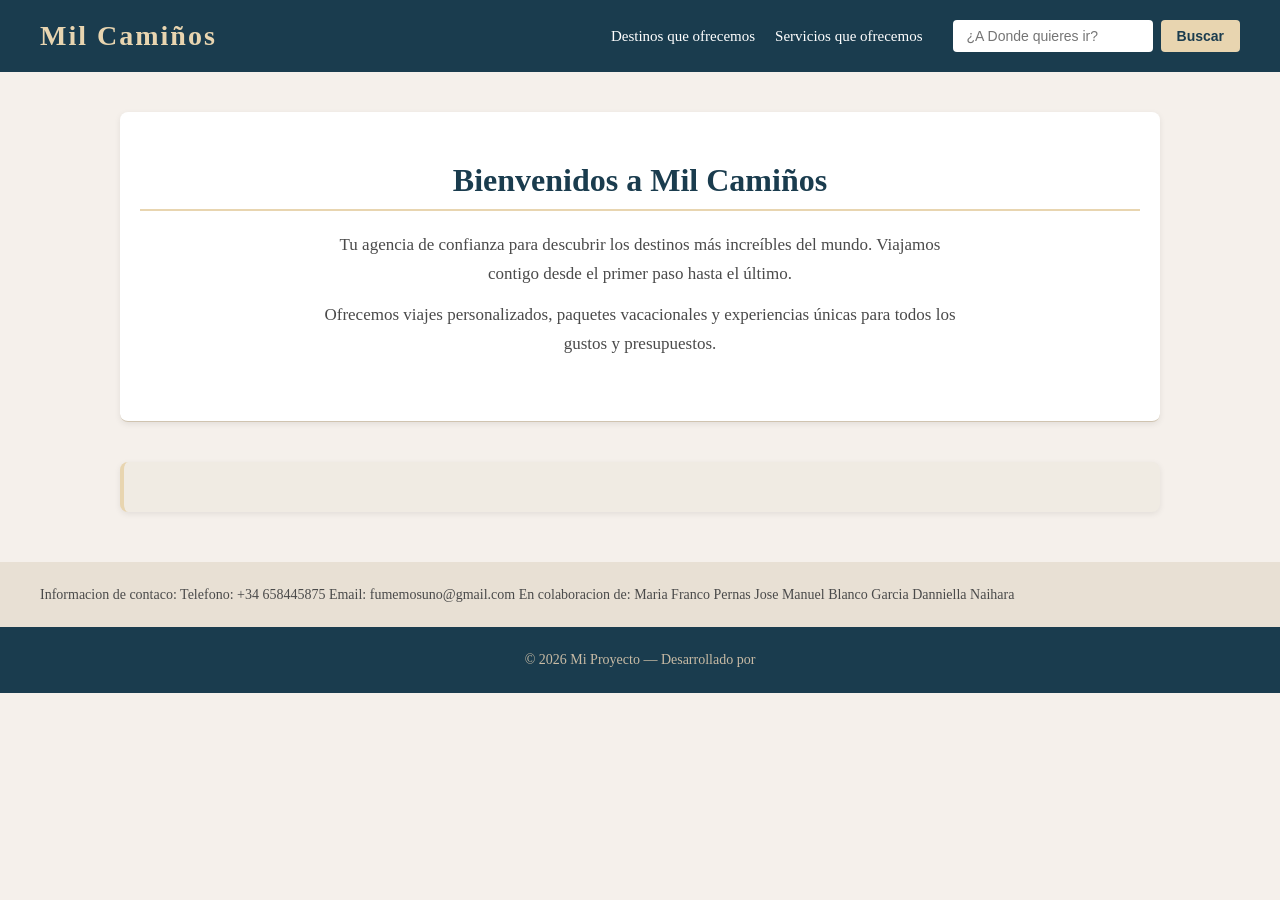
<file: index.html>
<!DOCTYPE html>
<html lang="es">
<head>
  <meta charset="UTF-8">
  <meta name="viewport" content="width=device-width, initial-scale=1.0">
  <meta name="version" content="1.0.0">
  <title>Mi Proyecto Web</title>
  <!-- Hoja de estilos compartida por todas las páginas del proyecto -->
  <link rel="stylesheet" href="estilos.css">
</head>
<body>

<!-- CABECERA DE NAVEGACIÓN -->

  <header>
    <div class="header-contenido">
      <h1 class="logo">Mil Camiños </h1>
      <nav>
        <ul>
           <li><a href="destinos.html">Destinos que ofrecemos</a></li> 
           <li><a href="servicios.html">Servicios que ofrecemos</a></li> 
        </ul>
        <div class="buscador">
         <input type="text" placeholder="¿A Donde quieres ir?">
        <button>Buscar</button>
</div>
      </nav>
    </div>
  </header>

  <!-- ============================================================
       CONTENIDO PRINCIPAL
       - Esta sección es el cuerpo de la página de inicio
       - El equipo puede personalizar el contenido según el tema
       ============================================================ -->
  <main>

    <!-- Sección de bienvenida -->
    <section class="bienvenida">
      <h2>Bienvenidos a Mil Camiños</h2>
      <p>
        Tu agencia de confianza para descubrir los destinos más increíbles del mundo.
        Viajamos contigo desde el primer paso hasta el último.
      </p>
      <p>
         Ofrecemos viajes personalizados, paquetes vacacionales y experiencias únicas
         para todos los gustos y presupuestos.
      </p>
    </section>

    <!-- Sección de tarjetas / destacados -->
    <section class="tarjetas">
      
    </section>

  </main>


   <p>Informacion de contaco:
    Telefono: +34 658445875
    Email: fumemosuno@gmail.com 

    En colaboracion de:
    Maria Franco Pernas
    Jose Manuel Blanco Garcia
    Danniella Naihara

    
   </p>
  <!-- ============================================================
       PIE DE PÁGINA
       - Información de contacto, créditos y enlaces secundarios
       ============================================================ -->
  <footer>
    <div class="footer-contenido">
      <p>&copy; 2026 Mi Proyecto &mdash; Desarrollado por</p>
      <!-- AÑADIR: nombres del equipo, enlaces a redes sociales, etc. -->
    </div>
  </footer>

</body>
</html>
</file>
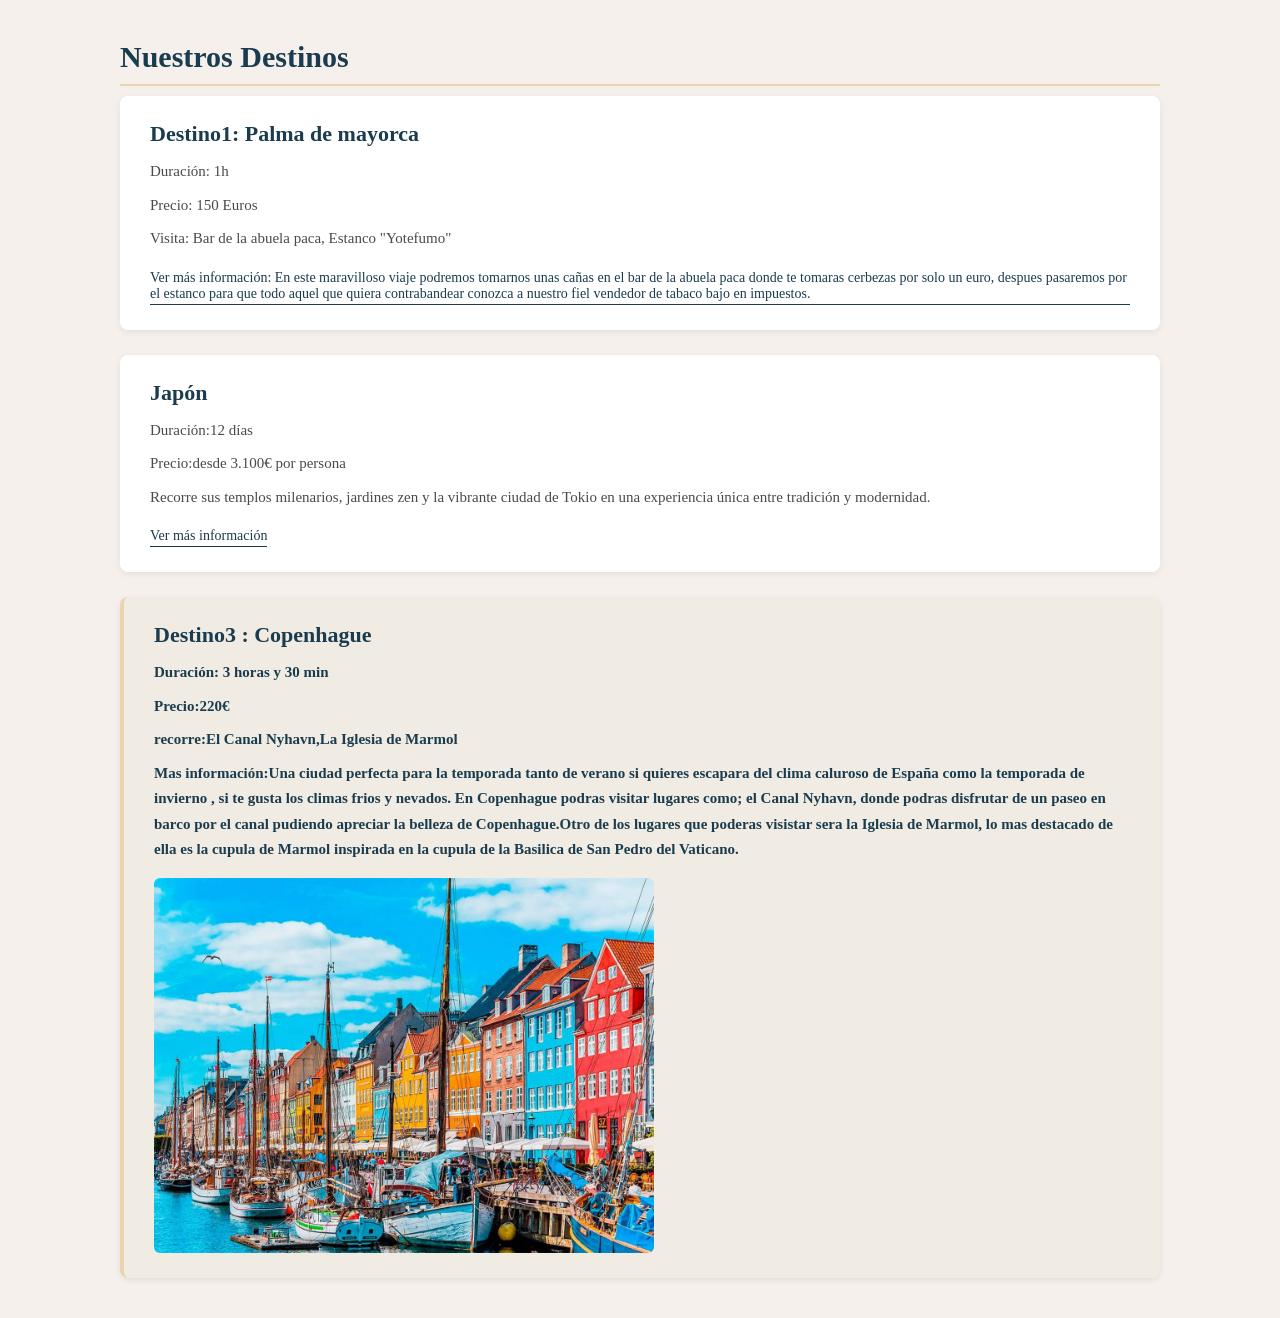
<file: destinos.html>
<!DOCTYPE html>
<html lang="es">
<head>
  <meta charset="UTF-8" />
  <meta name="viewport" content="width=device-width, initial-scale=1.0" />
  <title>Destinos - Viajes Horizonte</title>
  <link rel="stylesheet" href="estilos.css" />
</head>

<body>

<!--<header>
<nav>
      <ul>
        <li><a href="index.html">Inicio</a></li>
        <li><a href="destinos.html">Destinos</a></li>
        <li><a href="servicios.html">Servicios</a></li>
      </ul>
    </nav>
  </header> -->

  <main>
    <h2>Nuestros Destinos</h2>

    <section>
      <h3>Destino1: Palma de mayorca</h3>
      <p>Duración: 1h </p>
      <p>Precio: 150 Euros </p>
      <p>Visita: Bar de la abuela paca, Estanco "Yotefumo"</p>
      <a href="#">Ver más información: En este maravilloso viaje podremos tomarnos unas cañas en el bar de 
        la abuela paca donde te tomaras cerbezas por solo un euro, despues pasaremos por el estanco para que todo
        aquel que quiera contrabandear conozca a nuestro fiel vendedor de tabaco bajo en impuestos.
      </a>
    </section>

    <section>
      <h3>Japón</h3>
      <p>Duración:12 días</p>
      <p>Precio:desde 3.100€ por persona </p>
      <p>Recorre sus templos milenarios, jardines zen y la vibrante ciudad de Tokio en una experiencia única entre tradición y modernidad.</p>
      <a href="#">Ver más información</a>
    </section>

    <section>
      <h3>Destino3 : Copenhague</h3>
      <p>Duración: 3 horas y 30 min </p>
      <p>Precio:220€ </p>
      <p>recorre:El Canal Nyhavn,La Iglesia de Marmol </p>
      <p>Mas información:Una ciudad perfecta para  la temporada tanto de verano  si quieres escapara 
        del clima caluroso de España como la temporada de invierno , si te gusta los climas frios y nevados.
        En Copenhague podras visitar lugares como; el Canal Nyhavn, donde podras disfrutar de un paseo en barco por el canal pudiendo apreciar
        la belleza de Copenhague.Otro de los lugares que poderas visistar sera la Iglesia de Marmol, lo mas destacado de ella es la cupula de Marmol inspirada
        en la cupula de la Basilica de San Pedro del Vaticano. 
      </p>
      <img src="destino3.jpg" alt="Copenhague">
    </section>

  </main>

</body>
</html>
</file>
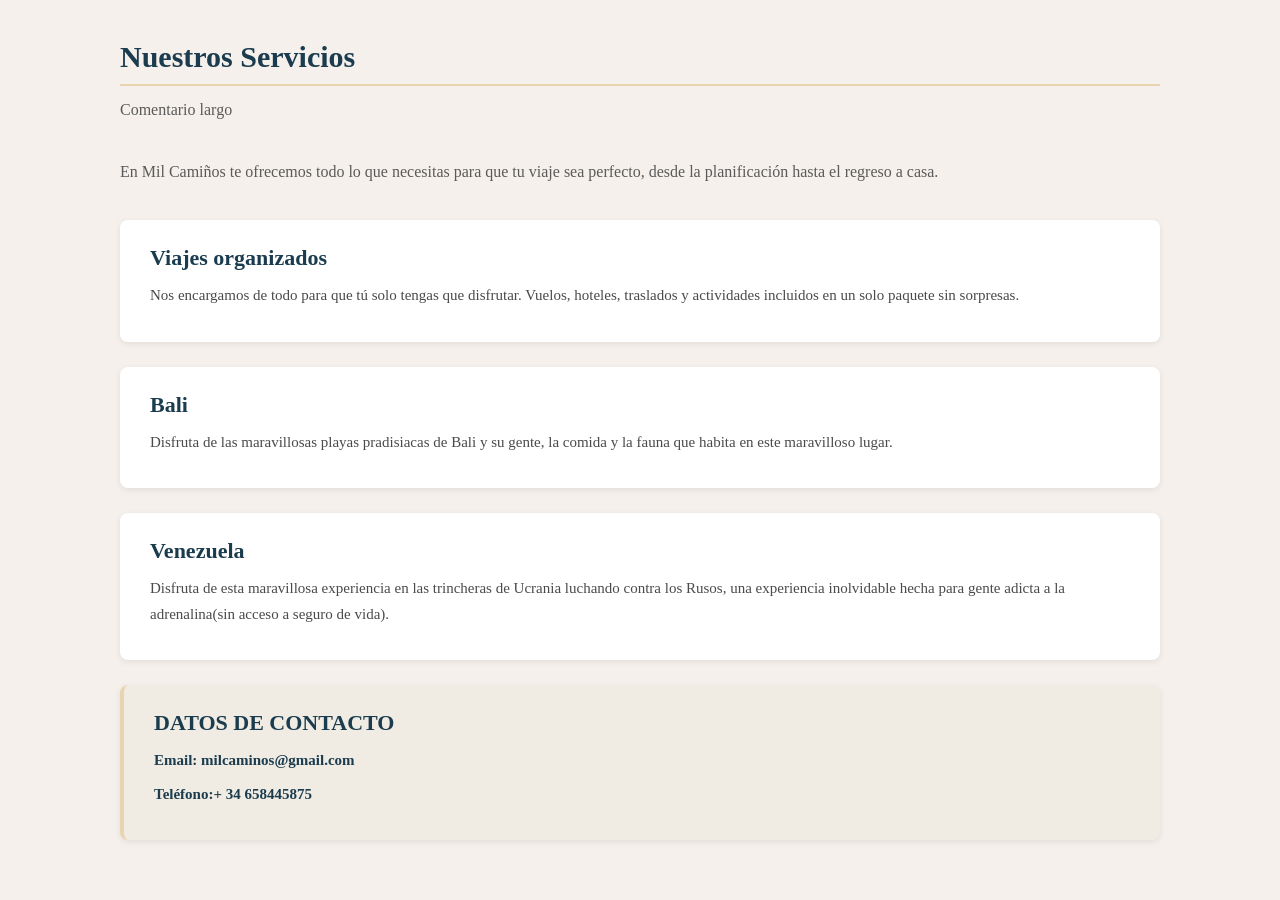
<file: servicios.html>
<!DOCTYPE html>
<html lang="es">

<head>
  <meta charset="UTF-8" />
  <meta name="viewport" content="width=device-width, initial-scale=1.0" />
  <title>Servicios - Viajes Horizonte</title>
  <link rel="stylesheet" href="estilos.css" />
</head>

<body>


 

   
  <main>
    <h2>Nuestros Servicios</h2>

    <p>Comentario largo</p>

    <p>En Mil Camiños te ofrecemos todo lo que necesitas para que tu viaje sea perfecto, desde la planificación hasta el regreso a casa.</p>

    <section>
      <h3>Viajes organizados</h3>
      <p>Nos encargamos de todo para que tú solo tengas que disfrutar. Vuelos, hoteles, traslados y actividades incluidos en un solo paquete sin sorpresas.</p>
    </section>
   
    <section>
      <h3> Bali</h3>
      <p> Disfruta de las maravillosas playas pradisiacas de Bali y su gente,
        la comida y la fauna que habita en este maravilloso lugar.
      </p>
    </section>

    <section>
      <h3>Venezuela</h3>
      <p> Disfruta de esta maravillosa experiencia en las trincheras de Ucrania luchando contra los Rusos,
        una experiencia inolvidable hecha para gente adicta a la adrenalina(sin acceso a seguro de vida).
      </p>
    </section>


    <section>
      <h3>DATOS DE CONTACTO </h3>
      <p>Email: milcaminos@gmail.com</p>
      <p>Teléfono:+ 34 658445875</p>
      

    </section>

  </main>


  

</body>
</html>
</file>
<file: estilos.css>
/* ================================================================
   estilos.css — Hoja de estilos compartida del proyecto
   ================================================================
   INSTRUCCIONES:
   - Este fichero es COMÚN a todas las páginas del proyecto.
   - Todos los miembros del equipo añadirán sus estilos aquí.
   - Marcad cada sección con comentarios para tener un código organizado. 
   Por ejemplo como sigue a continuación, pero se puede modificar para adaptarse
   a vuestras necesidades
   ================================================================ */
/* ----------------------------------------------------------------
   1. ESTILOS GENERALES
   ---------------------------------------------------------------- */

/* TODO: Añadir estilos generales (fuente, colores base, márgenes...) */


/* ----------------------------------------------------------------
   2. CABECERA Y NAVEGACIÓN 
   ---------------------------------------------------------------- */

/* ----------------------------------------------------------------
   3. PIE DE PÁGINA (footer)
   ---------------------------------------------------------------- */


/* ----------------------------------------------------------------
   6. ESTILOS ESPECÍFICOS DE CADA PÁGINA
      (añadir una subsección por cada página del equipo)
   ---------------------------------------------------------------- */

/* --- Página: index.html --- */
* {
  margin: 0;
  padding: 0;
  box-sizing: border-box; /* Para que el padding no agrande los elementos */
}
 
/* Fuente y color de fondo general */
body {
  font-family: Georgia, serif;
  background-color: #f5f0eb;
  color: #2c2c2c;
}
 
 
/* ============================================================
   CABECERA (HEADER)
   ============================================================ */
 
header {
  background-color: #1a3c4e; /* Azul oscuro, tipo mar profundo */
  color: white;
  padding: 20px 40px;
}
 
/* Contenedor del header: logo a la izquierda, nav a la derecha */
.header-contenido {
  display: flex;
  align-items: center;
  justify-content: space-between;
  flex-wrap: wrap; /* Para que no se rompa en pantallas pequeñas */
  gap: 15px;
}
 
/* Estilo del nombre/logo de la agencia */
.logo {
  font-size: 28px;
  letter-spacing: 2px;
  color: #e8d5b0; /* Dorado arena */
}
 
 
/* ============================================================
   NAVEGACIÓN
   ============================================================ */
 
nav {
  display: flex;
  align-items: center;
  gap: 30px;
  flex-wrap: wrap;
}
 
/* Quitamos los puntos de la lista */
nav ul {
  list-style: none;
  display: flex;
  gap: 20px;
}
 
/* Estilos de los enlaces del menú */
nav ul li a {
  color: white;
  text-decoration: none;
  font-size: 15px;
  padding: 5px 0;
  border-bottom: 2px solid transparent; /* Para el efecto hover */
  transition: border-color 0.3s;
}
 
/* Efecto al pasar el ratón por un enlace */
nav ul li a:hover {
  border-bottom-color: #e8d5b0;
}
 
 
/* ============================================================
   BUSCADOR
   ============================================================ */
 
.buscador {
  display: flex;
  gap: 8px;
}
 
.buscador input {
  padding: 8px 14px;
  border: none;
  border-radius: 4px;
  font-size: 14px;
  width: 200px;
}
 
.buscador button {
  padding: 8px 16px;
  background-color: #e8d5b0; /* Dorado arena */
  color: #1a3c4e;
  border: none;
  border-radius: 4px;
  font-size: 14px;
  cursor: pointer;
  font-weight: bold;
}
 
.buscador button:hover {
  background-color: #d4bc90;
}
 
 
/* ============================================================
   CONTENIDO PRINCIPAL (MAIN)
   ============================================================ */
 
main {
  max-width: 1100px;      /* No ocupa todo el ancho en pantallas grandes */
  margin: 40px auto;      /* Centrado horizontalmente */
  padding: 0 30px;
}
 
 
/* ============================================================
   SECCIÓN DE BIENVENIDA
   ============================================================ */
 
.bienvenida {
  text-align: center;
  padding: 50px 20px;
  border-bottom: 1px solid #d0c4b0;
  margin-bottom: 40px;
}
 
.bienvenida h2 {
  font-size: 32px;
  color: #1a3c4e;
  margin-bottom: 20px;
}
 
.bienvenida p {
  font-size: 17px;
  line-height: 1.7;   /* Espaciado entre líneas para mejor lectura */
  color: #4a4a4a;
  max-width: 650px;
  margin: 0 auto 12px auto;
}
 
 
/* ============================================================
   SECCIÓN DE TARJETAS
   (Esta sección la compartirán los 3 HTML del proyecto)
   Las tarjetas se colocarán en fila automáticamente
   ============================================================ */
 
.tarjetas {
  display: flex;
  flex-wrap: wrap;    /* Si no caben, bajan a la siguiente fila */
  gap: 25px;
  justify-content: center;
  margin-bottom: 50px;
}
 
/* Estilo de cada tarjeta individual */
.tarjeta {
  background-color: white;
  border-radius: 8px;
  overflow: hidden;
  width: 300px;
  box-shadow: 0 2px 8px rgba(0, 0, 0, 0.1); /* Sombra suave */
}
 
/* Imagen dentro de la tarjeta */
.tarjeta img {
  width: 100%;
  height: 180px;
  object-fit: cover; /* La imagen cubre el espacio sin deformarse */
}
 
/* Texto dentro de la tarjeta */
.tarjeta-info {
  padding: 18px;
}
 
.tarjeta-info h3 {
  font-size: 18px;
  color: #1a3c4e;
  margin-bottom: 8px;
}
 
.tarjeta-info p {
  font-size: 14px;
  color: #5a5a5a;
  line-height: 1.6;
}
 
 
/* ============================================================
   PIE DE PÁGINA (FOOTER)
   ============================================================ */
 
footer {
  background-color: #1a3c4e;
  color: #c8bba5;
  text-align: center;
  padding: 25px 20px;
  font-size: 14px;
}
 
footer a {
  color: #e8d5b0;
  text-decoration: none;
}
 
footer a:hover {
  text-decoration: underline;
}
 
 
/* ============================================================
   PÁRRAFO DE CONTACTO (el que está fuera del footer)
   ============================================================ */
 
main + p,
body > p {
  background-color: #e8e0d4;
  padding: 20px 40px;
  font-size: 14px;
  color: #4a4a4a;
  line-height: 1.8;
}


/* --- Página: xxxxxx.html --- */

* {
  margin: 0;
  padding: 0;
  box-sizing: border-box;
}
 
body {
  font-family: Georgia, serif;
  background-color: #f5f0eb;
  color: #2c2c2c;
}
 
header {
  background-color: #1a3c4e;
  color: white;
  padding: 20px 40px;
}
 
.header-contenido {
  display: flex;
  align-items: center;
  justify-content: space-between;
  flex-wrap: wrap;
  gap: 15px;
}
 
.logo {
  font-size: 28px;
  letter-spacing: 2px;
  color: #e8d5b0; /* Dorado arena */
}
 
 
nav {
  display: flex;
  align-items: center;
  gap: 30px;
  flex-wrap: wrap;
}

nav ul {
  list-style: none;
  display: flex;
  gap: 20px;
}
 
nav ul li a {
  color: white;
  text-decoration: none;
  font-size: 15px;
  padding: 5px 0;
  border-bottom: 2px solid transparent;
  transition: border-color 0.3s;
}

nav ul li a:hover {
  border-bottom-color: #e8d5b0;
}

 
.buscador {
  display: flex;
  gap: 8px;
}
 
.buscador input {
  padding: 8px 14px;
  border: none;
  border-radius: 4px;
  font-size: 14px;
  width: 200px;
}
 
.buscador button {
  padding: 8px 16px;
  background-color: #e8d5b0; /* Dorado arena */
  color: #1a3c4e;
  border: none;
  border-radius: 4px;
  font-size: 14px;
  cursor: pointer;
  font-weight: bold;
}
 
.buscador button:hover {
  background-color: #d4bc90;
}
 

 
main {
  max-width: 1100px;     
  margin: 40px auto;      
  padding: 0 30px;
}

 
.bienvenida {
  text-align: center;
  padding: 50px 20px;
  border-bottom: 1px solid #d0c4b0;
  margin-bottom: 40px;
}
 
.bienvenida h2 {
  font-size: 32px;
  color: #1a3c4e;
  margin-bottom: 20px;
}
 
.bienvenida p {
  font-size: 17px;
  line-height: 1.7;  
  color: #4a4a4a;
  max-width: 650px;
  margin: 0 auto 12px auto;
}
 
 
.tarjetas {
  display: flex;
  flex-wrap: wrap;  
  gap: 25px;
  justify-content: center;
  margin-bottom: 50px;
}
 
.tarjeta {
  background-color: white;
  border-radius: 8px;
  overflow: hidden;
  width: 300px;
  box-shadow: 0 2px 8px rgba(0, 0, 0, 0.1); 
}

.tarjeta img {
  width: 100%;
  height: 180px;
  object-fit: cover; 
}
 
.tarjeta-info {
  padding: 18px;
}
 
.tarjeta-info h3 {
  font-size: 18px;
  color: #1a3c4e;
  margin-bottom: 8px;
}
 
.tarjeta-info p {
  font-size: 14px;
  color: #5a5a5a;
  line-height: 1.6;
}

 
footer {
  background-color: #1a3c4e;
  color: #c8bba5;
  text-align: center;
  padding: 25px 20px;
  font-size: 14px;
}
 
footer a {
  color: #e8d5b0;
  text-decoration: none;
}
 
footer a:hover {
  text-decoration: underline;
}
 

 
main + p,
body > p {
  background-color: #e8e0d4;
  padding: 20px 40px;
  font-size: 14px;
  color: #4a4a4a;
  line-height: 1.8;
}


main h2 {
  font-size: 30px;
  color: #1a3c4e;
  margin-bottom: 10px;
  border-bottom: 2px solid #e8d5b0;
  padding-bottom: 10px;
}

main > p {
  font-size: 16px;
  color: #5a5a5a;
  margin-bottom: 35px;
  line-height: 1.7;
}
 
main section {
  background-color: white;
  border-radius: 8px;
  padding: 25px 30px;
  margin-bottom: 25px; 
  box-shadow: 0 2px 6px rgba(0, 0, 0, 0.08);
}

main section h3 {
  font-size: 22px;
  color: #1a3c4e;
  margin-bottom: 12px;
}

main section p {
  font-size: 15px;
  color: #4a4a4a;
  line-height: 1.7;
  margin-bottom: 8px;
}

main section a {
  display: inline-block;    
  margin-top: 10px;
  color: #1a3c4e;
  font-size: 14px;
  text-decoration: none;
  border-bottom: 1px solid #1a3c4e; 
  padding-bottom: 2px;
}
 
main section a:hover {
  color: #c8a96e;
  border-bottom-color: #c8a96e;
}
 
main section img {
  display: block;        
  margin-top: 15px;
  width: 100%;
  max-width: 500px;        
  border-radius: 6px;
  object-fit: cover;
}

/* --- Página:  xxxxxx.html --- */



* {
  margin: 0;
  padding: 0;
  box-sizing: border-box; /* Para que el padding no agrande los elementos */
}
 
/* Fuente y color de fondo general */
body {
  font-family: Georgia, serif;
  background-color: #f5f0eb;
  color: #2c2c2c;
}
 
 
/* ============================================================
   CABECERA (HEADER)
   ============================================================ */
 
header {
  background-color: #1a3c4e; /* Azul oscuro, tipo mar profundo */
  color: white;
  padding: 20px 40px;
}
 
/* Contenedor del header: logo a la izquierda, nav a la derecha */
.header-contenido {
  display: flex;
  align-items: center;
  justify-content: space-between;
  flex-wrap: wrap; /* Para que no se rompa en pantallas pequeñas */
  gap: 15px;
}
 
/* Estilo del nombre/logo de la agencia */
.logo {
  font-size: 28px;
  letter-spacing: 2px;
  color: #e8d5b0; /* Dorado arena */
}
 
 
/* ============================================================
   NAVEGACIÓN
   ============================================================ */
 
nav {
  display: flex;
  align-items: center;
  gap: 30px;
  flex-wrap: wrap;
}
 
/* Quitamos los puntos de la lista */
nav ul {
  list-style: none;
  display: flex;
  gap: 20px;
}
 
/* Estilos de los enlaces del menú */
nav ul li a {
  color: white;
  text-decoration: none;
  font-size: 15px;
  padding: 5px 0;
  border-bottom: 2px solid transparent; /* Para el efecto hover */
  transition: border-color 0.3s;
}
 
/* Efecto al pasar el ratón por un enlace */
nav ul li a:hover {
  border-bottom-color: #e8d5b0;
}
 
 
/* ============================================================
   BUSCADOR
   ============================================================ */
 
.buscador {
  display: flex;
  gap: 8px;
}
 
.buscador input {
  padding: 8px 14px;
  border: none;
  border-radius: 4px;
  font-size: 14px;
  width: 200px;
}
 
.buscador button {
  padding: 8px 16px;
  background-color: #e8d5b0; /* Dorado arena */
  color: #1a3c4e;
  border: none;
  border-radius: 4px;
  font-size: 14px;
  cursor: pointer;
  font-weight: bold;
}
 
.buscador button:hover {
  background-color: #d4bc90;
}
 
 
/* ============================================================
   CONTENIDO PRINCIPAL (MAIN)
   ============================================================ */
 
main {
  max-width: 1100px;      /* No ocupa todo el ancho en pantallas grandes */
  margin: 40px auto;      /* Centrado horizontalmente */
  padding: 0 30px;
}
 
 
/* ============================================================
   SECCIÓN DE BIENVENIDA
   ============================================================ */
 
.bienvenida {
  text-align: center;
  padding: 50px 20px;
  border-bottom: 1px solid #d0c4b0;
  margin-bottom: 40px;
}
 
.bienvenida h2 {
  font-size: 32px;
  color: #1a3c4e;
  margin-bottom: 20px;
}
 
.bienvenida p {
  font-size: 17px;
  line-height: 1.7;   /* Espaciado entre líneas para mejor lectura */
  color: #4a4a4a;
  max-width: 650px;
  margin: 0 auto 12px auto;
}
 
 
/* ============================================================
   SECCIÓN DE TARJETAS
   (Esta sección la compartirán los 3 HTML del proyecto)
   Las tarjetas se colocarán en fila automáticamente
   ============================================================ */
 
.tarjetas {
  display: flex;
  flex-wrap: wrap;    /* Si no caben, bajan a la siguiente fila */
  gap: 25px;
  justify-content: center;
  margin-bottom: 50px;
}
 
/* Estilo de cada tarjeta individual */
.tarjeta {
  background-color: white;
  border-radius: 8px;
  overflow: hidden;
  width: 300px;
  box-shadow: 0 2px 8px rgba(0, 0, 0, 0.1); /* Sombra suave */
}
 
/* Imagen dentro de la tarjeta */
.tarjeta img {
  width: 100%;
  height: 180px;
  object-fit: cover; /* La imagen cubre el espacio sin deformarse */
}
 
/* Texto dentro de la tarjeta */
.tarjeta-info {
  padding: 18px;
}
 
.tarjeta-info h3 {
  font-size: 18px;
  color: #1a3c4e;
  margin-bottom: 8px;
}
 
.tarjeta-info p {
  font-size: 14px;
  color: #5a5a5a;
  line-height: 1.6;
}
 
 
/* ============================================================
   PIE DE PÁGINA (FOOTER)
   ============================================================ */
 
footer {
  background-color: #1a3c4e;
  color: #c8bba5;
  text-align: center;
  padding: 25px 20px;
  font-size: 14px;
}
 
footer a {
  color: #e8d5b0;
  text-decoration: none;
}
 
footer a:hover {
  text-decoration: underline;
}
 
 
/* ============================================================
   PÁRRAFO DE CONTACTO (el que está fuera del footer)
   ============================================================ */
 
main + p,
body > p {
  background-color: #e8e0d4;
  padding: 20px 40px;
  font-size: 14px;
  color: #4a4a4a;
  line-height: 1.8;
}
 
 
/* ============================================================
   PÁGINA DE DESTINOS (destinos.html)
   Estos estilos son específicos para esa página
   ============================================================ */
 
/* Título principal de la página "Nuestros Destinos" */
main h2 {
  font-size: 30px;
  color: #1a3c4e;
  margin-bottom: 10px;
  border-bottom: 2px solid #e8d5b0; /* Línea dorada debajo del título */
  padding-bottom: 10px;
}
 
/* El párrafo de descripción que hay debajo del h2 */
main > p {
  font-size: 16px;
  color: #5a5a5a;
  margin-bottom: 35px;
  line-height: 1.7;
}
 
/* Cada bloque de destino es una <section> dentro del main */
main section {
  background-color: white;
  border-radius: 8px;
  padding: 25px 30px;
  margin-bottom: 25px; /* Separación entre destinos */
  box-shadow: 0 2px 6px rgba(0, 0, 0, 0.08); /* Sombra suave */
}
 
/* Nombre del destino (h3) */
main section h3 {
  font-size: 22px;
  color: #1a3c4e;
  margin-bottom: 12px;
}
 
/* Los párrafos dentro de cada destino: duración, precio, etc. */
main section p {
  font-size: 15px;
  color: #4a4a4a;
  line-height: 1.7;
  margin-bottom: 8px;
}
 
/* Enlace "Ver más información" */
main section a {
  display: inline-block;    /* Para que el margin funcione bien */
  margin-top: 10px;
  color: #1a3c4e;
  font-size: 14px;
  text-decoration: none;
  border-bottom: 1px solid #1a3c4e; /* Subrayado manual más fino */
  padding-bottom: 2px;
}
 
main section a:hover {
  color: #c8a96e;
  border-bottom-color: #c8a96e;
}
 
/* Imagen dentro de un destino (como la de Copenhague) */
main section img {
  display: block;           /* Para que no quede pegada al texto */
  margin-top: 15px;
  width: 100%;
  max-width: 500px;         /* No se hace enorme en pantallas grandes */
  border-radius: 6px;
  object-fit: cover;
}
 
 
/* ============================================================
   PÁGINA DE SERVICIOS (servicios.html)
   La mayoría de estilos ya los heredan de la sección de
   destinos (main h2, main section, main section h3, etc.)
   Aquí solo añadimos lo que es distinto o nuevo
   ============================================================ */
 
/* La sección de DATOS DE CONTACTO la queremos destacar un poco
   para diferenciarla del resto de secciones normales.
   Le ponemos un borde izquierdo de color para que llame la atención */
main section:last-child {
  border-left: 4px solid #e8d5b0; /* Línea dorada a la izquierda */
  background-color: #f0ebe3;      /* Fondo ligeramente distinto */
}
 
/* El h3 de contacto igual que los demás, no hace falta cambiarlo */
 
/* Los datos de contacto (email, teléfono) en negrita para que
   se lean bien de un vistazo */
main section:last-child p {
  font-weight: bold;
  color: #1a3c4e;
  font-size: 15px;
}
</file>
